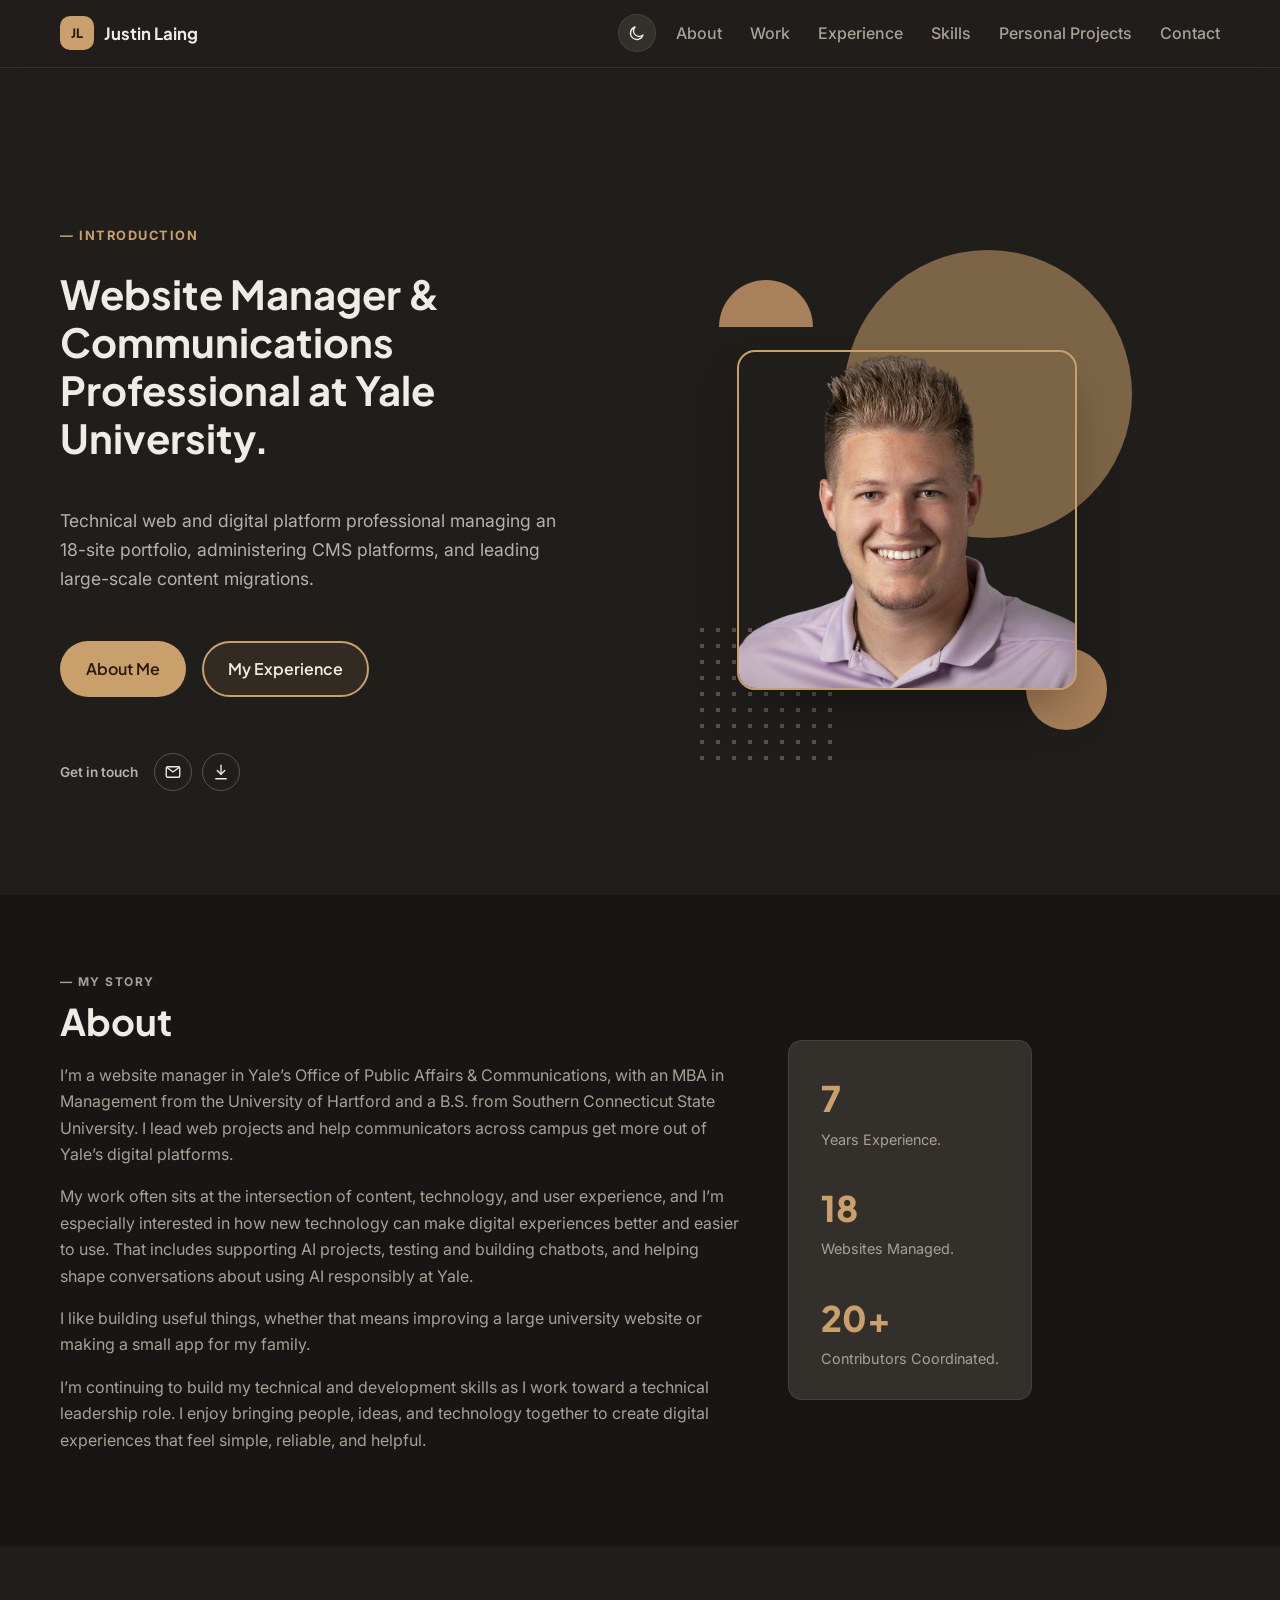
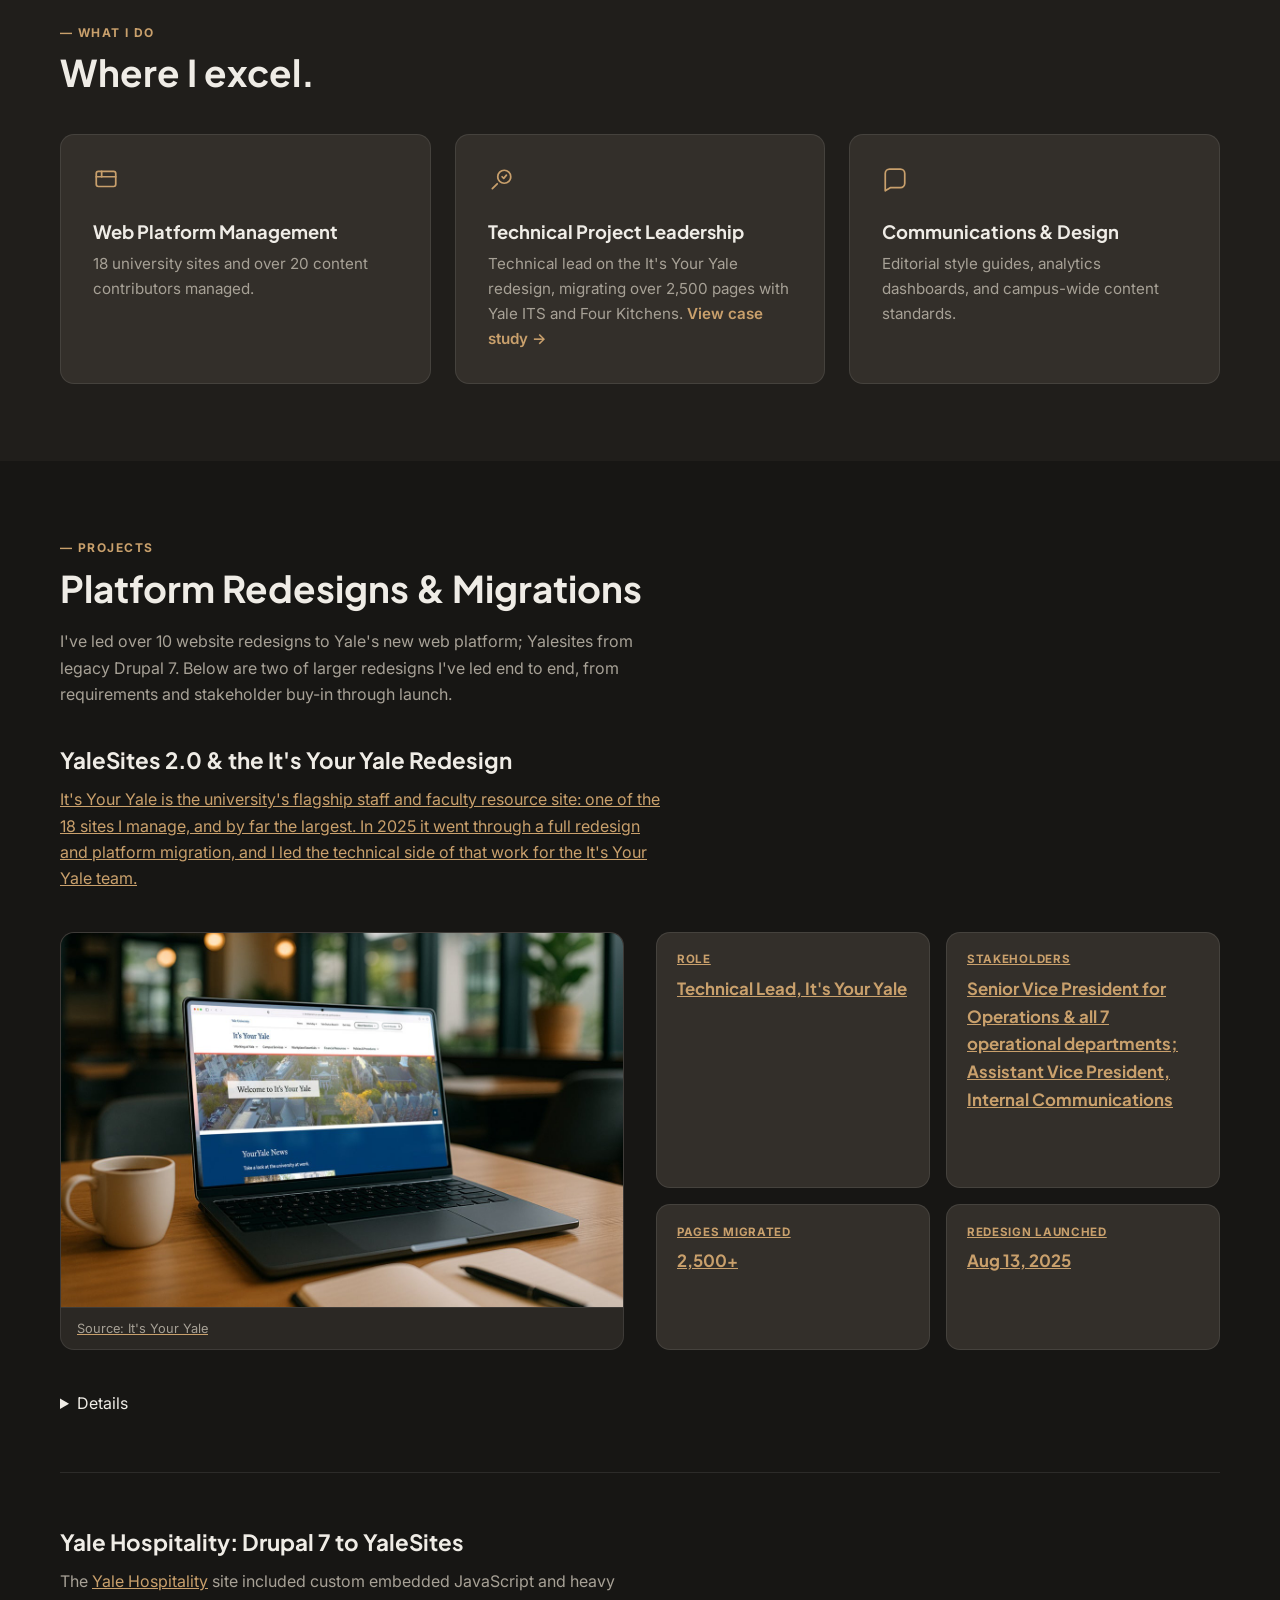
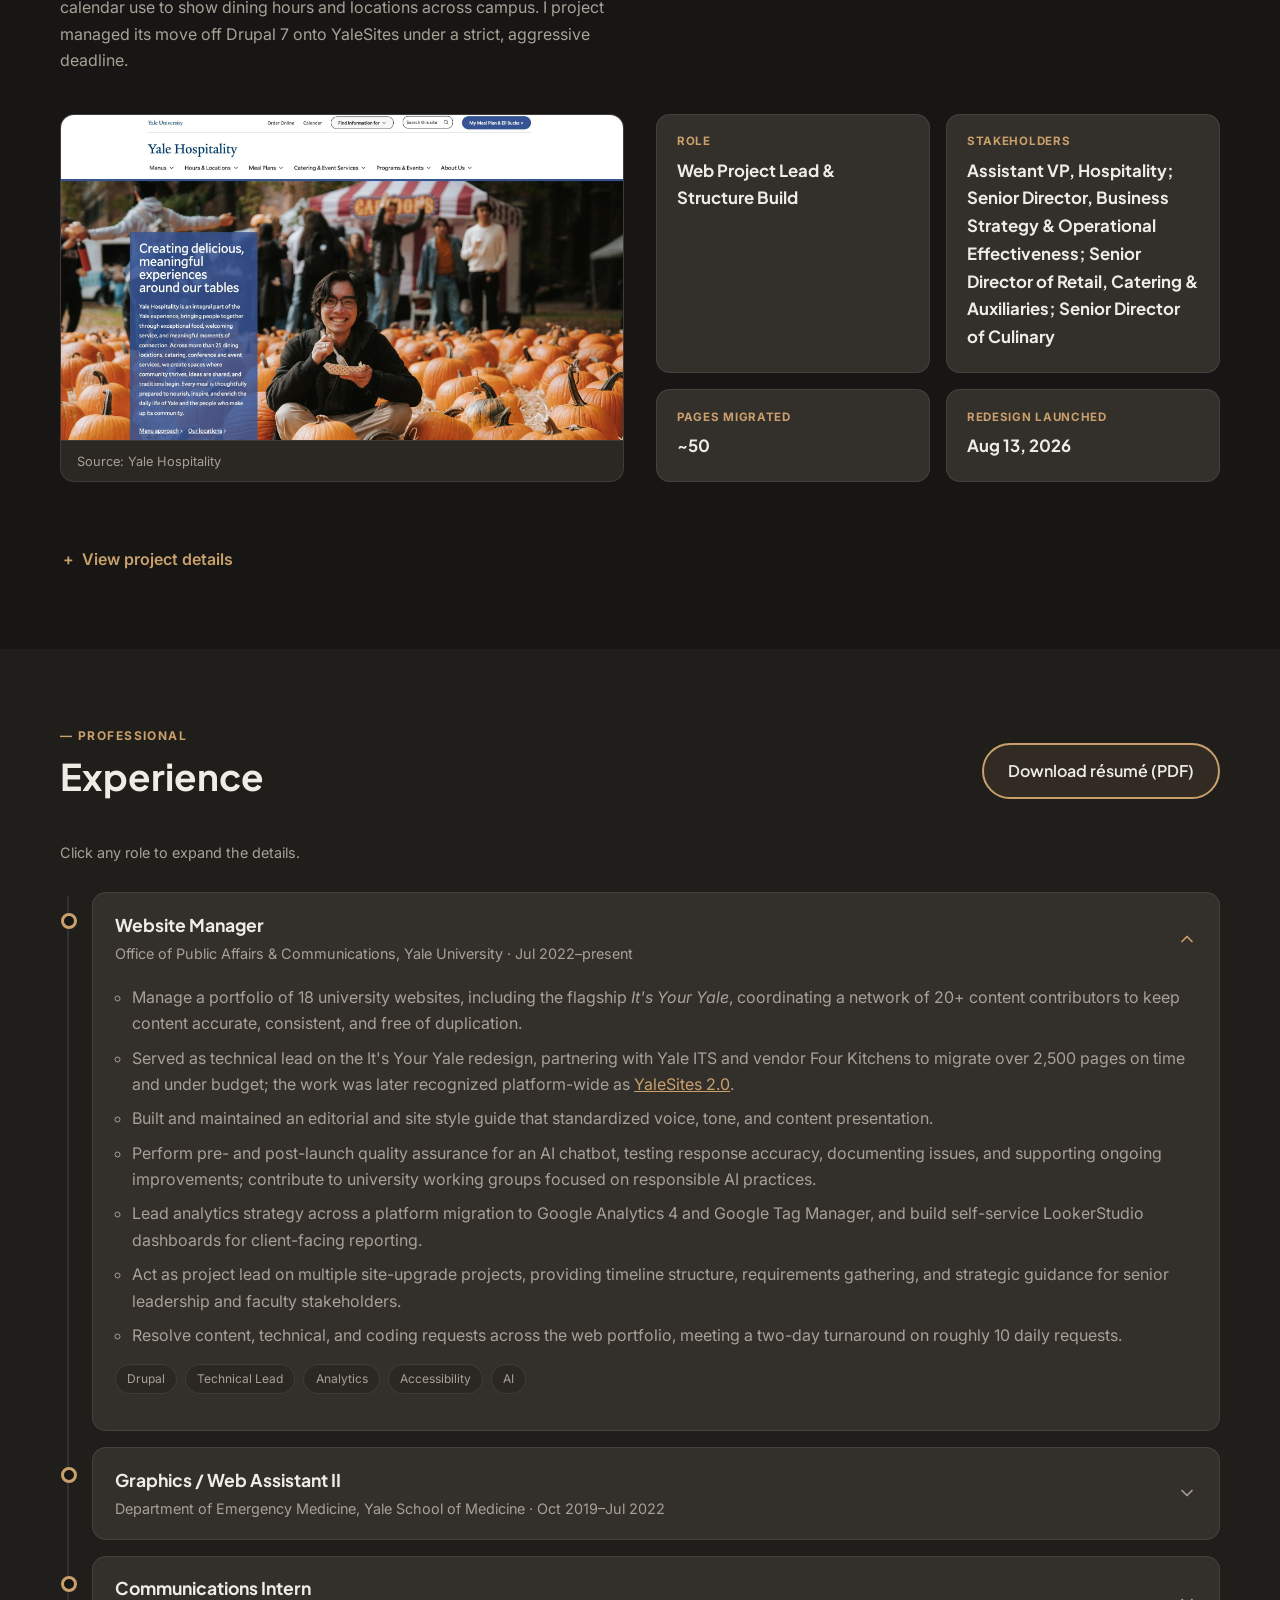
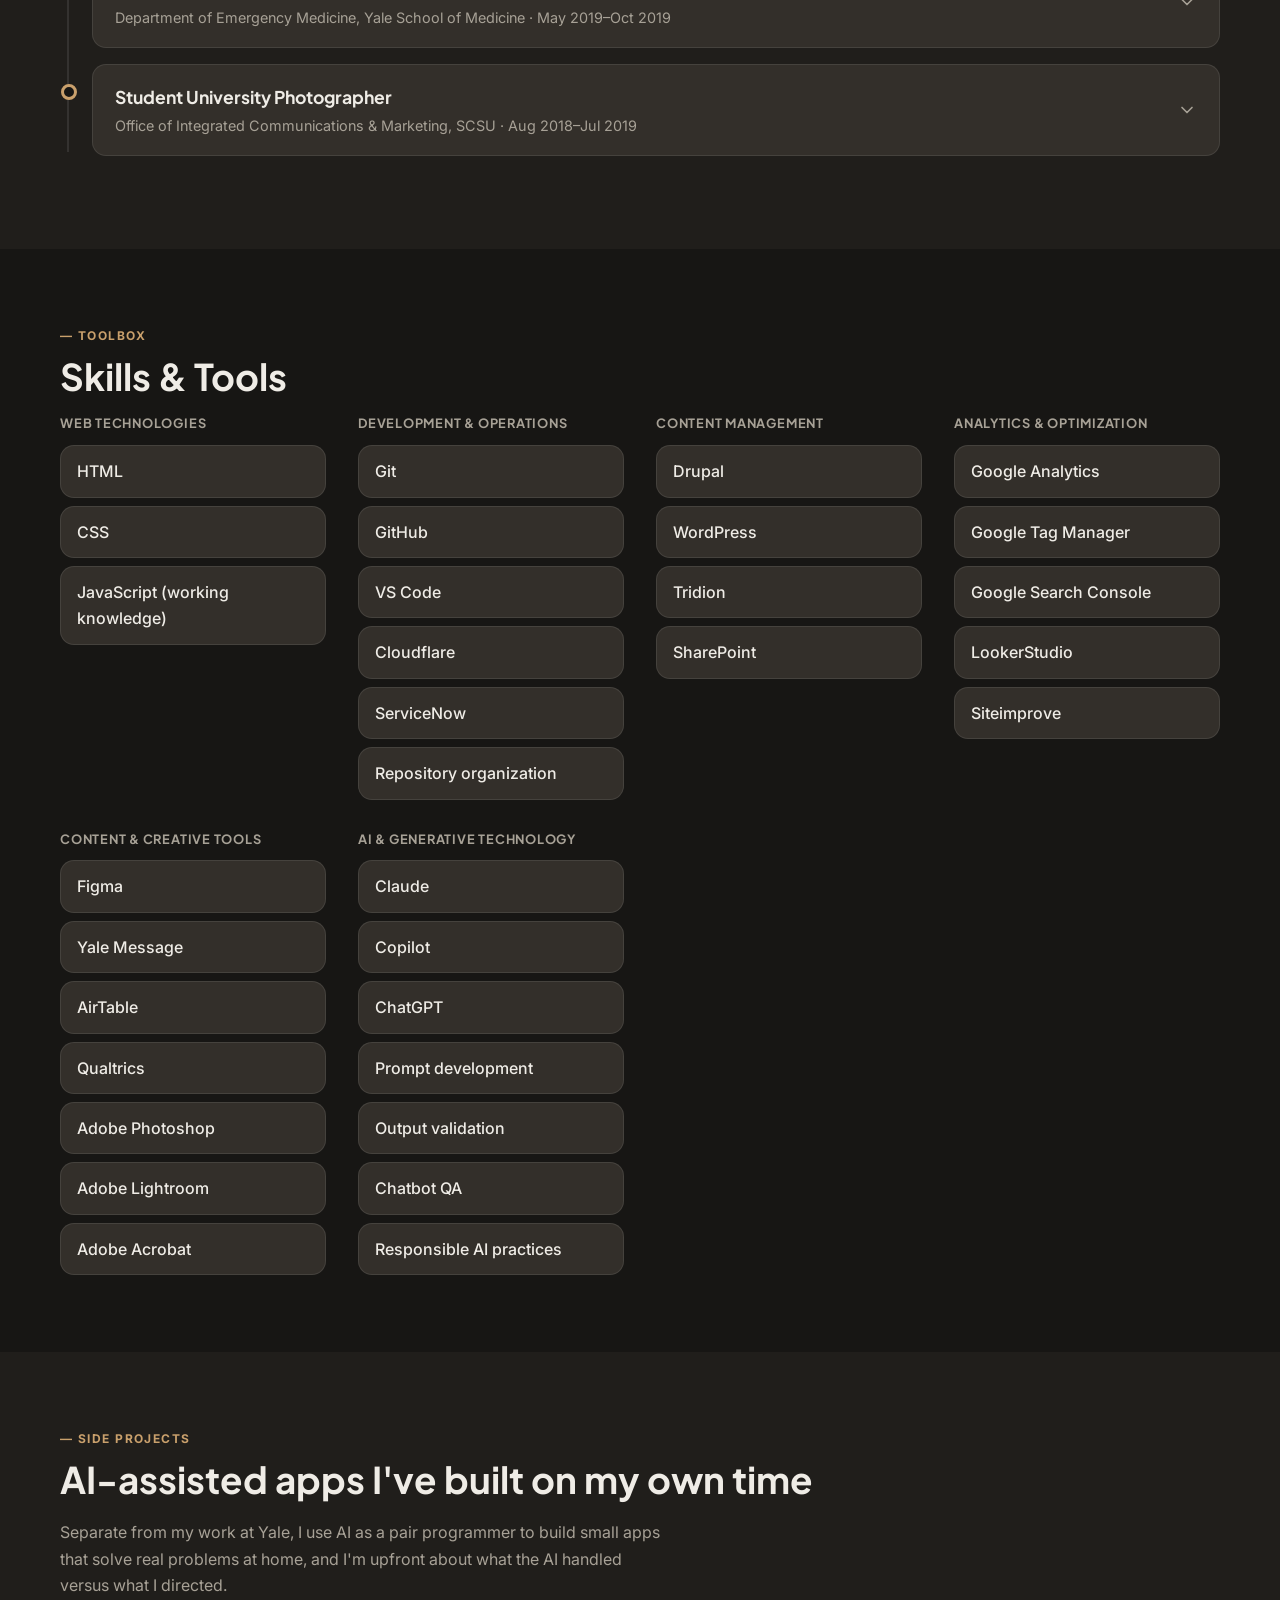
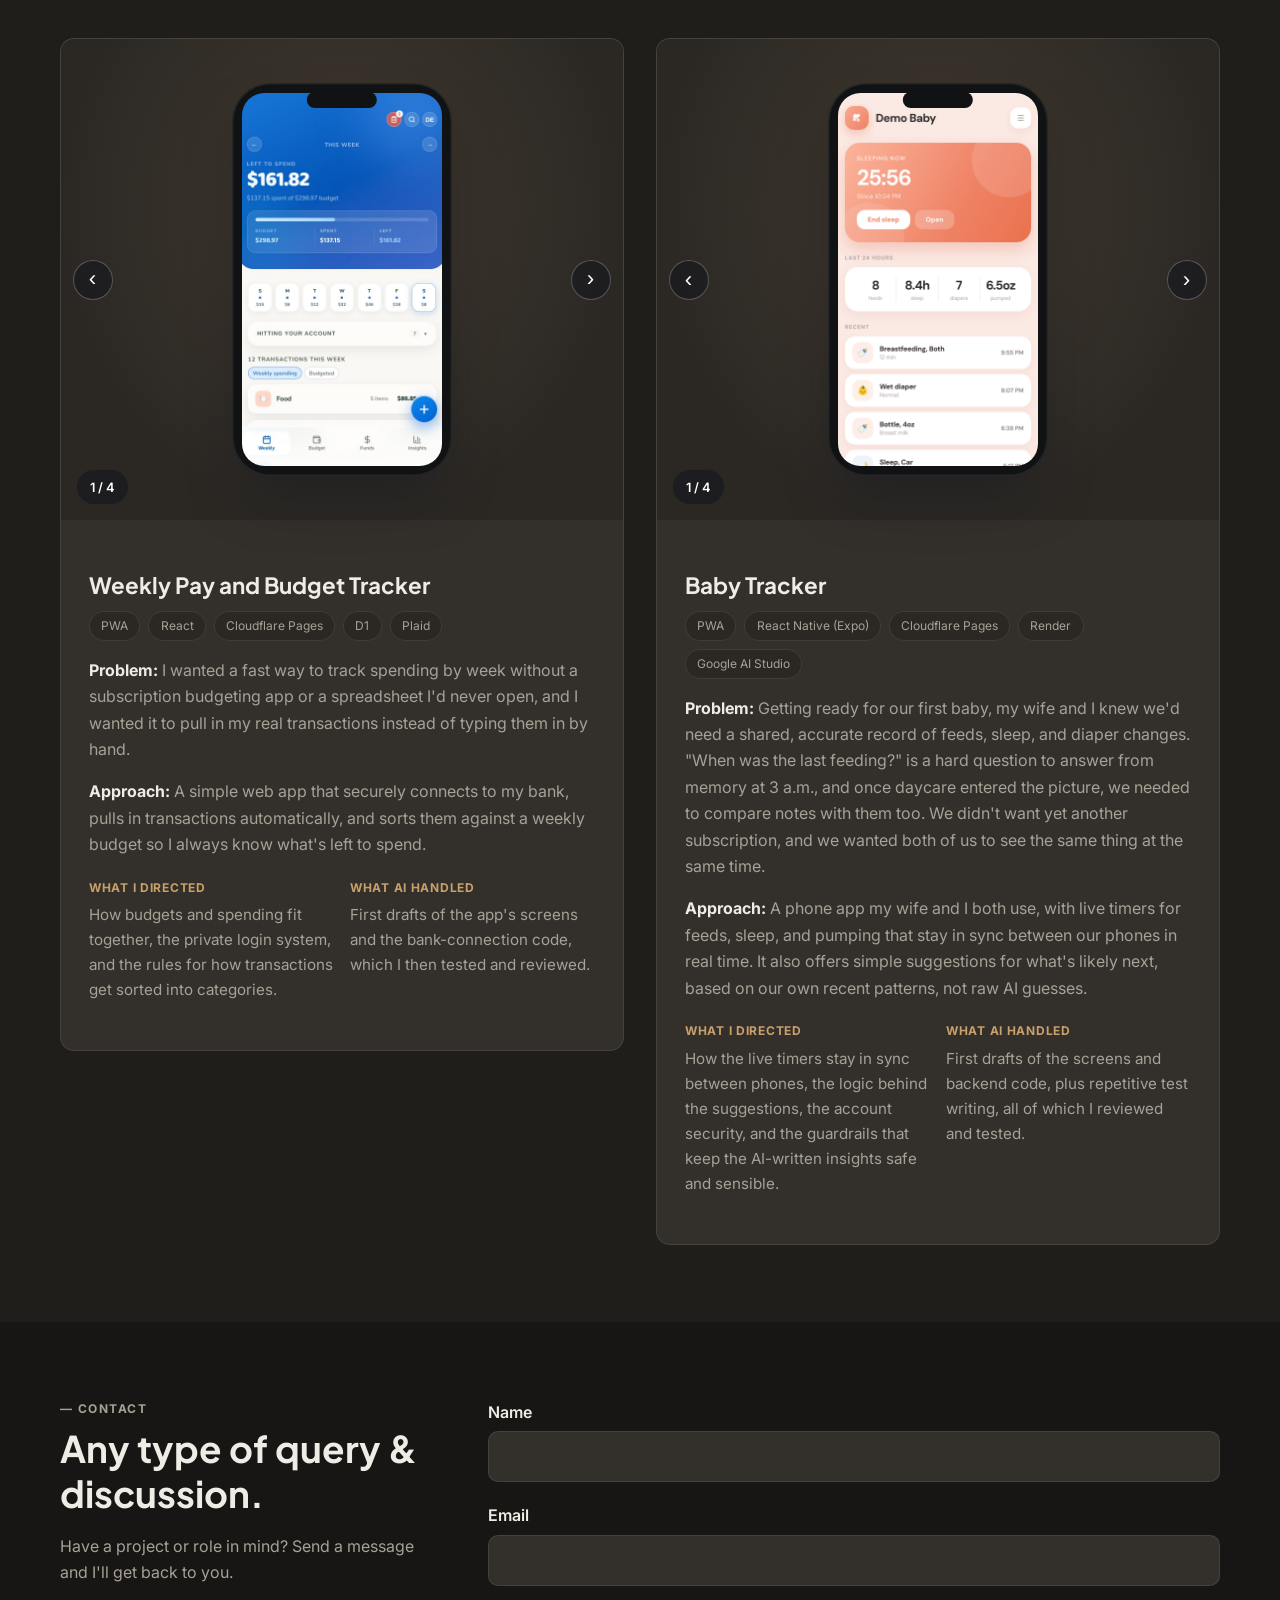
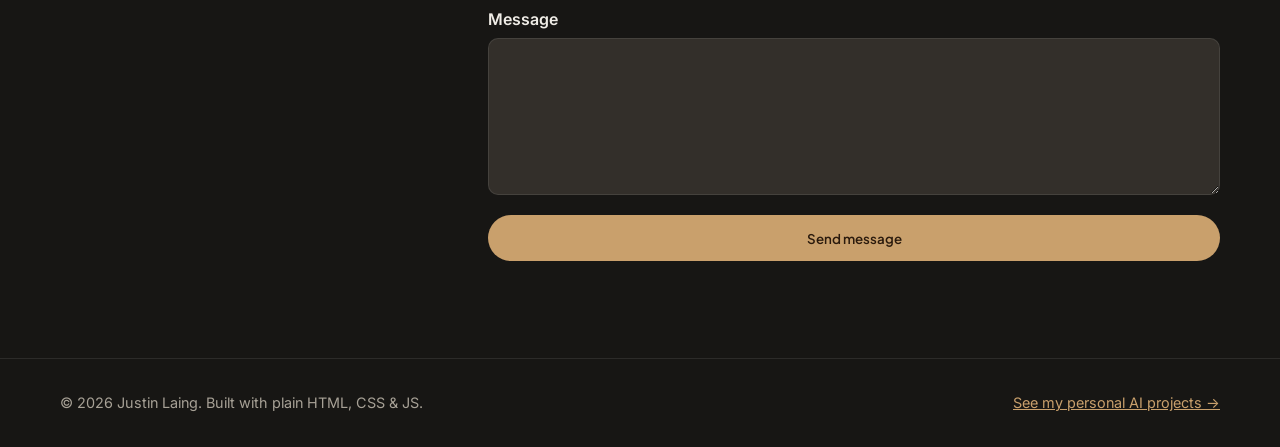
<file: index.html>
<!DOCTYPE html>
<html lang="en">
<head>
  <meta charset="UTF-8">
  <meta name="viewport" content="width=device-width, initial-scale=1.0">
  <script>
    // Applied before the stylesheet renders, so a returning visitor's
    // chosen theme never flashes the other one on load. Dark is the
    // default for first-time visitors; light is opt-in and remembered.
    try {
      if (localStorage.getItem('theme') !== 'light') {
        document.documentElement.setAttribute('data-theme', 'dark');
      }
    } catch (e) {}
  </script>
  <title>Justin Laing | Website Manager</title>
  <meta name="description" content="Portfolio of Justin Laing, a website manager at Yale University who leads technical projects for the university's web platform. Experience, case study, skills, and contact.">

  <!-- Open Graph / social sharing -->
  <meta property="og:title" content="Justin Laing | Website Manager &amp; Communications">
  <meta property="og:description" content="Website management, technical project leadership, and communications work at Yale University.">
  <meta property="og:type" content="website">

  <link rel="preconnect" href="https://fonts.googleapis.com">
  <link rel="preconnect" href="https://fonts.gstatic.com" crossorigin>
  <link href="https://fonts.googleapis.com/css2?family=Plus+Jakarta+Sans:wght@400;500;600;700;800&family=Inter:wght@400;500;600&display=swap" rel="stylesheet">

  <link rel="stylesheet" href="styles.css">
</head>
<body>
  <a class="skip-link" href="#main">Skip to content</a>

  <header class="site-header">
    <nav class="nav" aria-label="Primary">
      <a class="nav__brand" href="#top">
        <span class="nav__mark" aria-hidden="true">JL</span>
        Justin Laing
      </a>
      <div class="nav__right">
        <button class="theme-toggle" id="theme-toggle" type="button" aria-label="Switch to dark theme">
          <svg class="theme-toggle__icon theme-toggle__icon--sun" viewBox="0 0 24 24" width="18" height="18" fill="none" stroke="currentColor" stroke-width="1.8" stroke-linecap="round" stroke-linejoin="round" aria-hidden="true"><circle cx="12" cy="12" r="4.5"/><path d="M12 2.5v2.5M12 19v2.5M4.6 4.6l1.8 1.8M17.6 17.6l1.8 1.8M2.5 12H5M19 12h2.5M4.6 19.4l1.8-1.8M17.6 6.4l1.8-1.8"/></svg>
          <svg class="theme-toggle__icon theme-toggle__icon--moon" viewBox="0 0 24 24" width="18" height="18" fill="none" stroke="currentColor" stroke-width="1.8" stroke-linecap="round" stroke-linejoin="round" aria-hidden="true"><path d="M20 14.5A8.5 8.5 0 1 1 9.5 4a7 7 0 0 0 10.5 10.5z"/></svg>
        </button>
        <button class="nav__toggle" aria-expanded="false" aria-controls="nav-menu" aria-label="Menu">
          <span></span><span></span><span></span>
        </button>
        <ul class="nav__menu" id="nav-menu">
          <li><a href="#about">About</a></li>
          <li><a href="#work">Work</a></li>
          <li><a href="#experience">Experience</a></li>
          <li><a href="#skills">Skills</a></li>
          <li><a href="#personal-projects">Personal Projects</a></li>
          <li><a href="#contact">Contact</a></li>
        </ul>
      </div>
    </nav>
  </header>

  <main id="main">
    <!-- Hero -->
    <section class="hero" id="top">
      <div class="hero__panel hero__panel--content">
        <p class="hero__kicker">— Introduction</p>
        <h1 class="hero__title">Website Manager &amp; Communications Professional at Yale University.</h1>
        <p class="hero__lead">Technical web and digital platform professional managing an 18-site portfolio, administering CMS platforms, and leading large-scale content migrations.</p>
        <div class="hero__actions">
          <a class="btn btn--primary" href="#about">About Me</a>
          <a class="btn btn--ghost" href="#experience">My Experience</a>
        </div>
        <div class="hero__follow">
          <span class="hero__follow-label">Get in touch</span>
          <ul class="hero__iconlinks">
            <li>
              <a href="#contact" aria-label="Go to contact section">
                <svg viewBox="0 0 24 24" width="18" height="18" fill="none" stroke="currentColor" stroke-width="1.8" stroke-linecap="round" stroke-linejoin="round"><path d="M4 4h16v16H4z" opacity="0"/><path d="M4 6l8 6 8-6"/><rect x="3" y="5" width="18" height="14" rx="2"/></svg>
              </a>
            </li>
            <li>
              <a href="resume.pdf" download aria-label="Download résumé PDF">
                <svg viewBox="0 0 24 24" width="18" height="18" fill="none" stroke="currentColor" stroke-width="1.8" stroke-linecap="round" stroke-linejoin="round"><path d="M12 3v12"/><path d="M7 10l5 5 5-5"/><path d="M5 21h14"/></svg>
              </a>
            </li>
          </ul>
        </div>
      </div>
      <div class="hero__panel hero__panel--graphic">
        <span class="hero__shape hero__shape--circle-lg" aria-hidden="true"></span>
        <span class="hero__shape hero__shape--circle-sm" aria-hidden="true"></span>
        <span class="hero__shape hero__shape--half" aria-hidden="true"></span>
        <span class="hero__shape hero__shape--dots" aria-hidden="true"></span>
        <div class="hero__frame">
          <img class="hero__cutout" src="images/justin-cutout.png" alt="Portrait of Justin Laing" width="1840" height="2399" loading="eager">
        </div>
      </div>
    </section>

    <!-- Stats / currently -->
    <!-- About, with stats stacked alongside -->
    <section class="section section--alt" id="about" aria-labelledby="about-h">
      <div class="container about__layout">
        <div class="about">
          <p class="section__kicker">— My Story</p>
          <h2 id="about-h" class="section__title">About</h2>
          <p>I’m a website manager in Yale’s Office of Public Affairs & Communications, with an MBA in Management from the University of Hartford and a B.S. from Southern Connecticut State University. I lead web projects and help communicators across campus get more out of Yale’s digital platforms.</p>
          <p>My work often sits at the intersection of content, technology, and user experience, and I’m especially interested in how new technology can make digital experiences better and easier to use. That includes supporting AI projects, testing and building chatbots, and helping shape conversations about using AI responsibly at Yale.</p>
          <p>I like building useful things, whether that means improving a large university website or making a small app for my family.</p>
          <p>I’m continuing to build my technical and development skills as I work toward a technical leadership role. I enjoy bringing people, ideas, and technology together to create digital experiences that feel simple, reliable, and helpful.</p>
        </div>
        <div class="about__stats" id="stats">
          <div class="stat">
            <span class="stat__value">7</span>
            <span class="stat__label">Years Experience.</span>
          </div>
          <div class="stat">
            <span class="stat__value">18</span>
            <span class="stat__label">Websites Managed.</span>
          </div>
          <div class="stat">
            <span class="stat__value">20+</span>
            <span class="stat__label">Contributors Coordinated.</span>
          </div>
        </div>
      </div>
    </section>

    <!-- Services / what I do -->
    <section class="services" aria-labelledby="services-h">
      <div class="container">
        <p class="section__kicker">— What I Do</p>
        <h2 id="services-h" class="section__title">Where I excel.</h2>
        <div class="service-cards">
          <div class="service-card">
            <svg class="service-card__icon" viewBox="0 0 24 24" width="26" height="26" fill="none" stroke="currentColor" stroke-width="1.6" stroke-linecap="round" stroke-linejoin="round"><rect x="3" y="4" width="18" height="14" rx="2"/><path d="M3 9h18"/><path d="M8 4v5"/></svg>
            <h3>Web Platform Management</h3>
            <p>18 university sites and over 20 content contributors managed.</p>
          </div>
          <div class="service-card">
            <svg class="service-card__icon" viewBox="0 0 24 24" width="26" height="26" fill="none" stroke="currentColor" stroke-width="1.6" stroke-linecap="round" stroke-linejoin="round"><path d="M4 20l4.5-4.5"/><circle cx="15" cy="9" r="6"/><path d="M13 9l1.5 1.5L17 7.5"/></svg>
            <h3>Technical Project Leadership</h3>
            <p>Technical lead on the It's Your Yale redesign, migrating over 2,500 pages with Yale ITS and Four Kitchens. <a class="card__link" href="#work">View case study<span aria-hidden="true"> →</span></a></p>
          </div>
          <div class="service-card">
            <svg class="service-card__icon" viewBox="0 0 24 24" width="26" height="26" fill="none" stroke="currentColor" stroke-width="1.6" stroke-linecap="round" stroke-linejoin="round"><path d="M21 15a4 4 0 0 1-4 4H8l-5 3V6a4 4 0 0 1 4-4h10a4 4 0 0 1 4 4z"/></svg>
            <h3>Communications &amp; Design</h3>
            <p>Editorial style guides, analytics dashboards, and campus-wide content standards.</p>
          </div>
        </div>
      </div>
    </section>

    <!-- Case study: It's Your Yale redesign / YaleSites 2.0 -->
    <section class="section section--alt portfolio" id="work" aria-labelledby="work-h">
      <div class="container">
        <p class="section__kicker">— Projects</p>
        <h2 id="work-h" class="section__title">Platform Redesigns &amp; Migrations</h2>
        <p class="section__intro">I've led over 10 website redesigns to Yale's new web platform; Yalesites from legacy Drupal 7. Below are two of larger redesigns I've led end to end, from requirements and stakeholder buy-in through launch.</p>

        <article class="project">
        <h3 class="project__title">YaleSites 2.0 &amp; the It's Your Yale Redesign</h3>
        <p class="section__intro"><a href="https://your.yale.edu/" target="_blank" rel="noopener">It's Your Yale is the university's flagship staff and faculty resource site: one of the 18 sites I manage, and by far the largest. In 2025 it went through a full redesign and platform migration, and I led the technical side of that work for the It's Your Yale team.</p>

        <div class="case-highlight">
          <figure class="case-media">
            <img src="images/iyylaunch_1200px.jpg" alt="Laptop on a desk displaying the It's Your Yale homepage, with the 'Welcome to It's Your Yale' hero banner and YourYale News section visible." loading="lazy" width="1200" height="800">
            <figcaption>Source: It's Your Yale</figcaption>
          </figure>

          <div class="case-facts">
            <div class="case-fact">
              <span class="case-fact__label">Role</span>
              <span class="case-fact__value">Technical Lead, It's Your Yale</span>
            </div>
            <div class="case-fact">
              <span class="case-fact__label">Stakeholders</span>
              <span class="case-fact__value">Senior Vice President for Operations &amp; all 7 operational departments; Assistant Vice President, Internal Communications</span>
            </div>
            <div class="case-fact">
              <span class="case-fact__label">Pages Migrated</span>
              <span class="case-fact__value">2,500+</span>
            </div>
            <div class="case-fact">
              <span class="case-fact__label">Redesign Launched</span>
              <span class="case-fact__value">Aug 13, 2025</span>
            </div>
          </div>
        </div>

        <details class="project__more">
          <summary class="project__more-toggle">View project details</summary>
          <div class="case-body">
            <div>
              <h3>The challenge</h3>
              <p>It's Your Yale had outgrown its structure. Content was organized around org charts instead of what staff and faculty were actually trying to do, search was inconsistent, and accessibility gaps made some content hard to reach. Fixing that meant more than a redesign: it meant migrating over 2,500 pages onto a new content model without breaking the workflows the Yale community relies on every day.</p>
              <h3>What I led</h3>
              <ul class="tl__list">
                <li>Represented the It's Your Yale team in requirements gathering and design reviews with Yale ITS and vendor partner Four Kitchens, translating staff and faculty feedback into technical requirements.</li>
                <li>Served as technical lead working directly with Four Kitchens throughout the build, coordinating the migration of over 2,500 pages onto the new content model.</li>
                <li>Communicated scope, progress, and risk to senior leadership and subject-matter stakeholders across university operations, finance, and benefits.</li>
                <li>Designed and implemented a content governance process so the new services-first structure would stay accurate and consistent after launch.</li>
              </ul>
            </div>
            <div>
              <h3>The outcome</h3>
              <p>The redesigned It's Your Yale launched August 13, 2025, reframing content around services (like Getting Around Yale and Dining Around Campus) instead of org charts, and raising the site's accessibility score. It's Your Yale's contribution to the underlying platform was substantial enough that Yale ITS named the broader release <strong>YaleSites 2.0</strong>: new Content Collections navigation, flexible section layouts, and dozens of other improvements now available to every YaleSites site, not just ours.</p>

              <blockquote class="case-quote">
                <p>"Collaborating with YaleSites and Four Kitchens allowed us to upgrade the It's Your Yale website to support a wide range of content. Flexible layouts help us feature both service-related content and imagery in the Your Yale News section, while enhanced tagging improves content relationships and makes related information easier to find."</p>
                <cite>The It's Your Yale Team, YaleSites 2.0 announcement</cite>
              </blockquote>
            </div>
          </div>

          <p class="case-actions">
            <a class="card__link" href="https://yalesites.yale.edu/announcements/2025-05-08-yalesites-v20-in-collaboration-with-its-your-yale" target="_blank" rel="noopener">Read the YaleSites 2.0 announcement<span aria-hidden="true"> ↗</span></a>
          </p>
        </details>
        </article>

        <article class="project">
        <h3 class="project__title">Yale Hospitality: Drupal 7 to YaleSites</h3>
        <p class="section__intro">The <a href="https://hospitality.yale.edu/" target="_blank" rel="noopener">Yale Hospitality</a> site included custom embedded JavaScript and heavy calendar use to show dining hours and locations across campus. I project managed its move off Drupal 7 onto YaleSites under a strict, aggressive deadline.</p>

        <div class="case-highlight">
          <figure class="case-media">
            <img src="images/hospitality-launch.jpg" alt="The Yale Hospitality homepage, with nav and the 'Creating delicious, meaningful experiences around our tables' hero banner over a photo of a student at a pumpkin patch." loading="lazy" width="2000" height="1158">
            <figcaption>Source: Yale Hospitality</figcaption>
          </figure>

          <div class="case-facts">
            <div class="case-fact">
              <span class="case-fact__label">Role</span>
              <span class="case-fact__value">Web Project Lead &amp; Structure Build</span>
            </div>
            <div class="case-fact">
              <span class="case-fact__label">Stakeholders</span>
              <span class="case-fact__value">Assistant VP, Hospitality; Senior Director, Business Strategy &amp; Operational Effectiveness; Senior Director of Retail, Catering &amp; Auxiliaries; Senior Director of Culinary</span>
            </div>
            <div class="case-fact">
              <span class="case-fact__label">Pages Migrated</span>
              <span class="case-fact__value">~50</span>
            </div>
            <div class="case-fact">
              <span class="case-fact__label">Redesign Launched</span>
              <span class="case-fact__value">Aug 13, 2026</span>
            </div>
          </div>
        </div>

        <details class="project__more">
          <summary class="project__more-toggle">View project details</summary>
          <div class="case-body">
            <div>
              <h3>The challenge</h3>
              <p>Yale Hospitality's Drupal 7 site needed to move onto YaleSites under a strict, aggressive deadline. The existing site included custom-built embedded JavaScript and heavy calendar use to display dining hours across multiple locations, so I had to gather requirements, have tough converstations of capibilities of the platform up front and plan the content architecture and backend tagging carefully before any build work could start.</p>
              <h3>What I led</h3>
              <ul class="tl__list">
                <li>Project managed and discussed capabilities to set expecatations early, to avoid any confusion or surprises along the way.</li>
                <li>Planned the content architecture and backend tagging needed to power a calendar-heavy site displaying hours across multiple dining locations.</li>
                <li>Recommended page layouts and provided editorial direction, working directly with Yale Hospitality's senior leadership.</li>
              </ul>
            </div>
            <div>
              <h3>The outcome</h3>
              <p>Yale Hospitality launched on the new YaleSites platform on time, despite the aggressive timeline, with its hours, locations, and calendar-driven content carried over onto a more maintainable architecture.</p>
            </div>
          </div>

          <p class="case-actions">
            <a class="card__link" href="https://hospitality.yale.edu/" target="_blank" rel="noopener">Visit Yale Hospitality<span aria-hidden="true"> ↗</span></a>
          </p>
        </details>
        </article>
      </div>
    </section>

    <!-- Experience: interactive timeline -->
    <section class="section" id="experience" aria-labelledby="experience-h">
      <div class="container">
        <div class="exp__head">
          <div>
            <p class="section__kicker">— Professional</p>
            <h2 id="experience-h" class="section__title">Experience</h2>
          </div>
          <a class="btn btn--ghost" href="resume.pdf" download>Download résumé (PDF)</a>
        </div>

        <p class="exp__hint">Click any role to expand the details.</p>

        <ol class="timeline">
          <!-- Current role: built out from FY24–FY26 assessments -->
          <li class="tl">
            <details class="tl__item" open>
              <summary class="tl__summary">
                <span class="tl__dot" aria-hidden="true"></span>
                <span class="tl__summary-text">
                  <span class="tl__role">Website Manager</span>
                  <span class="tl__meta">Office of Public Affairs &amp; Communications, Yale University · Jul 2022–present</span>
                </span>
                <svg class="tl__chevron" aria-hidden="true" viewBox="0 0 24 24" width="20" height="20" fill="none" stroke="currentColor" stroke-width="2" stroke-linecap="round" stroke-linejoin="round"><path d="M6 9l6 6 6-6"/></svg>
              </summary>
              <div class="tl__detail">
                   <ul class="tl__list">
                  <li>Manage a portfolio of 18 university websites, including the flagship <em>It's Your Yale</em>, coordinating a network of 20+ content contributors to keep content accurate, consistent, and free of duplication.</li>
                  <li>Served as technical lead on the It's Your Yale redesign, partnering with Yale ITS and vendor Four Kitchens to migrate over 2,500 pages on time and under budget; the work was later recognized platform-wide as <a href="#work">YaleSites 2.0</a>.</li>
                  <li>Built and maintained an editorial and site style guide that standardized voice, tone, and content presentation.</li>
                  <li>Perform pre- and post-launch quality assurance for an AI chatbot, testing response accuracy, documenting issues, and supporting ongoing improvements; contribute to university working groups focused on responsible AI practices.</li>
                  <li>Lead analytics strategy across a platform migration to Google Analytics 4 and Google Tag Manager, and build self-service LookerStudio dashboards for client-facing reporting.</li>
                  <li>Act as project lead on multiple site-upgrade projects, providing timeline structure, requirements gathering, and strategic guidance for senior leadership and faculty stakeholders.</li>
                  <li>Resolve content, technical, and coding requests across the web portfolio, meeting a two-day turnaround on roughly 10 daily requests.</li>
                </ul>
                <ul class="card__tags"><li>Drupal</li><li>Technical Lead</li><li>Analytics</li><li>Accessibility</li><li>AI</li></ul>
              </div>
            </details>
          </li>

          <!-- Past roles: from resume -->
          <li class="tl">
            <details class="tl__item">
              <summary class="tl__summary">
                <span class="tl__dot" aria-hidden="true"></span>
                <span class="tl__summary-text">
                  <span class="tl__role">Graphics / Web Assistant II</span>
                  <span class="tl__meta">Department of Emergency Medicine, Yale School of Medicine · Oct 2019–Jul 2022</span>
                </span>
                <svg class="tl__chevron" aria-hidden="true" viewBox="0 0 24 24" width="20" height="20" fill="none" stroke="currentColor" stroke-width="2" stroke-linecap="round" stroke-linejoin="round"><path d="M6 9l6 6 6-6"/></svg>
              </summary>
              <div class="tl__detail">
                <ul class="tl__list">
                  <li>Designed, edited, and developed website content, managing incoming web requests end to end.</li>
                  <li>Identified and resolved website problems and tested pages for accuracy and functionality.</li>
                  <li>Designed and formatted print and digital materials including publications, brochures, social media posts, and newsletters.</li>
                </ul>
                <ul class="card__tags"><li>Web Development</li><li>Design</li></ul>
              </div>
            </details>
          </li>

          <li class="tl">
            <details class="tl__item">
              <summary class="tl__summary">
                <span class="tl__dot" aria-hidden="true"></span>
                <span class="tl__summary-text">
                  <span class="tl__role">Communications Intern</span>
                  <span class="tl__meta">Department of Emergency Medicine, Yale School of Medicine · May 2019–Oct 2019</span>
                </span>
                <svg class="tl__chevron" aria-hidden="true" viewBox="0 0 24 24" width="20" height="20" fill="none" stroke="currentColor" stroke-width="2" stroke-linecap="round" stroke-linejoin="round"><path d="M6 9l6 6 6-6"/></svg>
              </summary>
              <div class="tl__detail">
                <ul class="tl__list">
                  <li>Created and compiled content for newsletters, social media, and articles.</li>
                  <li>Managed social media platforms, optimized the department website, and designed graphics for publications.</li>
                </ul>
                <ul class="card__tags"><li>Communications</li><li>Social Media</li></ul>
              </div>
            </details>
          </li>

          <li class="tl">
            <details class="tl__item">
              <summary class="tl__summary">
                <span class="tl__dot" aria-hidden="true"></span>
                <span class="tl__summary-text">
                  <span class="tl__role">Student University Photographer</span>
                  <span class="tl__meta">Office of Integrated Communications &amp; Marketing, SCSU · Aug 2018–Jul 2019</span>
                </span>
                <svg class="tl__chevron" aria-hidden="true" viewBox="0 0 24 24" width="20" height="20" fill="none" stroke="currentColor" stroke-width="2" stroke-linecap="round" stroke-linejoin="round"><path d="M6 9l6 6 6-6"/></svg>
              </summary>
              <div class="tl__detail">
                <ul class="tl__list">
                  <li>Photographed events and subjects across a range of university needs.</li>
                  <li>Collaborated with departments and external partners to support the university brand, and updated website content using Drupal templates.</li>
                </ul>
                <ul class="card__tags"><li>Photography</li><li>Brand</li></ul>
              </div>
            </details>
          </li>
        </ol>
      </div>
    </section>

    <!-- Skills -->
    <section class="section section--alt" id="skills" aria-labelledby="skills-h">
      <div class="container">
        <p class="section__kicker">— Toolbox</p>
        <h2 id="skills-h" class="section__title">Skills &amp; Tools</h2>
        <div class="skillgroups">
          <div class="skillgroup">
            <h3 class="skillgroup__title">Web Technologies</h3>
            <ul class="skills">
              <li>HTML</li>
              <li>CSS</li>
              <li>JavaScript (working knowledge)</li>
            </ul>
          </div>
          <div class="skillgroup">
            <h3 class="skillgroup__title">Development &amp; Operations</h3>
            <ul class="skills">
              <li>Git</li>
              <li>GitHub</li>
              <li>VS Code</li>
              <li>Cloudflare</li>
              <li>ServiceNow</li>
              <li>Repository organization</li>
            </ul>
          </div>
          <div class="skillgroup">
            <h3 class="skillgroup__title">Content Management</h3>
            <ul class="skills">
              <li>Drupal</li>
              <li>WordPress</li>
              <li>Tridion</li>
              <li>SharePoint</li>
            </ul>
          </div>
          <div class="skillgroup">
            <h3 class="skillgroup__title">Analytics &amp; Optimization</h3>
            <ul class="skills">
              <li>Google Analytics</li>
              <li>Google Tag Manager</li>
              <li>Google Search Console</li>
              <li>LookerStudio</li>
              <li>Siteimprove</li>
            </ul>
          </div>
          <div class="skillgroup">
            <h3 class="skillgroup__title">Content &amp; Creative Tools</h3>
            <ul class="skills">
              <li>Figma</li>
              <li>Yale Message</li>
              <li>AirTable</li>
              <li>Qualtrics</li>
              <li>Adobe Photoshop</li>
              <li>Adobe Lightroom</li>
              <li>Adobe Acrobat</li>
            </ul>
          </div>
          <div class="skillgroup">
            <h3 class="skillgroup__title">AI &amp; Generative Technology</h3>
            <ul class="skills">
              <li>Claude</li>
              <li>Copilot</li>
              <li>ChatGPT</li>
              <li>Prompt development</li>
              <li>Output validation</li>
              <li>Chatbot QA</li>
              <li>Responsible AI practices</li>
            </ul>
          </div>
        </div>
      </div>
    </section>

    <!-- Personal projects: AI-built apps -->
    <section class="section" id="personal-projects" aria-labelledby="personal-projects-h">
      <div class="container">
        <p class="section__kicker">— Side Projects</p>
        <h2 id="personal-projects-h" class="section__title">AI-assisted apps I've built on my own time</h2>
        <p class="section__intro">Separate from my work at Yale, I use AI as a pair programmer to build small apps that solve real problems at home, and I'm upfront about what the AI handled versus what I directed.</p>

        <div class="cases">
          <!-- Case study 1: WeekSpend -->
          <article class="case">
            <div class="case__media" data-gallery-target="gallery-weekspend">
              <div class="case__phone">
                <img class="case__media-img" src="images/weekspend-weekly.jpg" alt="WeekSpend's This Week dashboard, showing left-to-spend for the week and the week's transactions." loading="lazy" width="840" height="1500">
              </div>
              <button type="button" class="case__nav case__nav--prev" aria-label="Previous screenshot">&lsaquo;</button>
              <button type="button" class="case__nav case__nav--next" aria-label="Next screenshot">&rsaquo;</button>
              <span class="case__counter">1 / 4</span>
            </div>
            <div id="gallery-weekspend" class="gallery-data" hidden>
              <img src="images/weekspend-weekly.jpg" alt="WeekSpend's This Week dashboard, showing left-to-spend for the week and the week's transactions.">
              <img src="images/weekspend-budget.jpg" alt="WeekSpend's Budget view: a monthly forecast with a category-by-category breakdown of income, housing, food, and more.">
              <img src="images/weekspend-funds.jpg" alt="WeekSpend's Funds view, showing savings goals with progress bars toward their targets.">
              <img src="images/weekspend-insights.jpg" alt="WeekSpend's Insights view, with a multi-month spending trend chart and a money-in-vs-money-out bar chart.">
            </div>
            <div class="case__body">
              <h3 class="case__title">Weekly Pay and Budget Tracker</h3>
              <ul class="card__tags">
                <li>PWA</li><li>React</li><li>Cloudflare Pages</li><li>D1</li><li>Plaid</li>
              </ul>
              <p class="case__desc"><strong>Problem:</strong> I wanted a fast way to track spending by week without a subscription budgeting app or a spreadsheet I'd never open, and I wanted it to pull in my real transactions instead of typing them in by hand.</p>
              <p class="case__desc"><strong>Approach:</strong> A simple web app that securely connects to my bank, pulls in transactions automatically, and sorts them against a weekly budget so I always know what's left to spend.</p>
              <dl class="case__split">
                <div>
                  <dt>What I directed</dt>
                  <dd>How budgets and spending fit together, the private login system, and the rules for how transactions get sorted into categories.</dd>
                </div>
                <div>
                  <dt>What AI handled</dt>
                  <dd>First drafts of the app's screens and the bank-connection code, which I then tested and reviewed.</dd>
                </div>
              </dl>
            </div>
          </article>

          <!-- Case study 2: Wren & Clover -->
          <article class="case">
            <div class="case__media" data-gallery-target="gallery-wren">
              <div class="case__phone">
                <img class="case__media-img" src="images/wren-home.jpg" alt="Wren &amp; Clover's Home screen, with a live sleeping-now timer, 24-hour stats, and a recent activity feed. Shown with demo data." loading="lazy" width="840" height="1500">
              </div>
              <button type="button" class="case__nav case__nav--prev" aria-label="Previous screenshot">&lsaquo;</button>
              <button type="button" class="case__nav case__nav--next" aria-label="Next screenshot">&rsaquo;</button>
              <span class="case__counter">1 / 4</span>
            </div>
            <div id="gallery-wren" class="gallery-data" hidden>
              <img src="images/wren-home.jpg" alt="Wren &amp; Clover's Home screen, with a live sleeping-now timer, 24-hour stats, and a recent activity feed. Shown with demo data.">
              <img src="images/wren-sleep.jpg" alt="Wren &amp; Clover's Sleep screen, with a running sleep timer, manual logging form, and sleep history.">
              <img src="images/wren-diaper.jpg" alt="Wren &amp; Clover's Diaper screen, with a logging form and a history list of recent changes.">
              <img src="images/wren-insights.jpg" alt="Wren &amp; Clover's Insights screen, with a rule-based summary of sleep, feed, and growth rhythms.">
            </div>
            <div class="case__body">
              <h3 class="case__title">Baby Tracker</h3>
              <ul class="card__tags">
                <li>PWA</li><li>React Native (Expo)</li><li>Cloudflare Pages</li><li>Render</li><li>Google AI Studio</li>
              </ul>
              <p class="case__desc"><strong>Problem:</strong> Getting ready for our first baby, my wife and I knew we'd need a shared, accurate record of feeds, sleep, and diaper changes. "When was the last feeding?" is a hard question to answer from memory at 3 a.m., and once daycare entered the picture, we needed to compare notes with them too. We didn't want yet another subscription, and we wanted both of us to see the same thing at the same time.</p>
              <p class="case__desc"><strong>Approach:</strong> A phone app my wife and I both use, with live timers for feeds, sleep, and pumping that stay in sync between our phones in real time. It also offers simple suggestions for what's likely next, based on our own recent patterns, not raw AI guesses.</p>
              <dl class="case__split">
                <div>
                  <dt>What I directed</dt>
                  <dd>How the live timers stay in sync between phones, the logic behind the suggestions, the account security, and the guardrails that keep the AI-written insights safe and sensible.</dd>
                </div>
                <div>
                  <dt>What AI handled</dt>
                  <dd>First drafts of the screens and backend code, plus repetitive test writing, all of which I reviewed and tested.</dd>
                </div>
              </dl>
            </div>
          </article>
        </div>
      </div>
    </section>

    <!-- Contact -->
    <section class="section section--alt contact" id="contact" aria-labelledby="contact-h">
      <div class="container contact__grid">
        <div class="contact__intro">
          <p class="section__kicker">— Contact</p>
          <h2 id="contact-h" class="section__title">Any type of query &amp; discussion.</h2>
          <p>Have a project or role in mind? Send a message and I'll get back to you.</p>
        </div>

        <!-- JS builds a nicer pre-filled mailto: link on submit; the form's
             own action/enctype is the no-JS fallback. -->
        <form class="form" id="contact-form" action="mailto:laingj12@gmail.com" method="post" enctype="text/plain" data-mailto="mailto:laingj12@gmail.com" novalidate>
          <div class="field">
            <label for="name">Name</label>
            <input type="text" id="name" name="name" autocomplete="name" required>
          </div>
          <div class="field">
            <label for="email">Email</label>
            <input type="email" id="email" name="email" autocomplete="email" required>
          </div>
          <div class="field">
            <label for="message">Message</label>
            <textarea id="message" name="message" rows="5" required></textarea>
          </div>
          <button class="btn btn--primary" type="submit">Send message</button>
          <p class="form__status" id="form-status" role="status" aria-live="polite"></p>
        </form>
      </div>
    </section>
  </main>

  <footer class="site-footer">
    <div class="container footer__grid">
      <p>© <span id="year"></span> Justin Laing. Built with plain HTML, CSS &amp; JS.</p>
      <p><a href="#personal-projects">See my personal AI projects <span aria-hidden="true">→</span></a></p>
    </div>
  </footer>

  <script src="script.js" defer></script>
</body>
</html>
</file>
<file: styles.css>
/* ---- Design tokens ----
   A neutral tan / off-white / grey palette in both themes, with brown
   reserved for text-weight accents (kickers, links, small icons) while
   buttons and fills use the lighter tan. Flat surfaces throughout --
   no tinted gradient backdrop or glass blur. */
:root {
  --bg: #f5f4f0;
  --bg-panel: #ffffff;
  --bg-panel-alt: #faf9f5;
  --bg-alt: #ece9e2;
  --text: #2a2b2e;
  --muted: #6b6d72;
  --accent: #a9875d;
  --accent-dark: #8f6f49;
  --accent-text: #6b4423;
  --accent-ink: #faf6ef;
  --border: rgba(42, 43, 46, 0.14);
  --status-error: #b42318;
  --status-success: #1b7a43;
  --nav-menu-bg: #faf9f5;
  --hero-text: #2a2b2e;
  --hero-text-muted: rgba(42, 43, 46, .68);
  --hero-shape-secondary: #6b4423;
  --hero-border: rgba(42, 43, 46, .14);
  --bg-image: none;
  --radius: 14px;
  --max: 1160px;
  --space: clamp(3rem, 6vw, 5.5rem);
  --font-head: "Plus Jakarta Sans", system-ui, -apple-system, "Segoe UI", Roboto, sans-serif;
  --font-body: "Inter", system-ui, -apple-system, "Segoe UI", Roboto, sans-serif;
  font-synthesis: none;
}

:root[data-theme="dark"] {
  --bg: #201e1b;
  --bg-panel: #2b2824;
  --bg-panel-alt: #332f2a;
  --bg-alt: #171614;
  --text: #efece6;
  --muted: #a7a196;
  --accent: #c9a06c;
  --accent-dark: #b88c57;
  --accent-text: var(--accent);
  --accent-ink: #2a1a0d;
  --border: rgba(255, 255, 255, 0.09);
  --status-error: #ff7a6b;
  --status-success: #6fd394;
  --nav-menu-bg: var(--bg);
  --hero-text: #efece6;
  --hero-text-muted: rgba(239, 236, 230, .72);
  --hero-shape-secondary: #a8805a;
  --hero-border: rgba(239, 236, 230, .25);
  --bg-image: none;
}

/* ---- Reset / base ---- */
*, *::before, *::after { box-sizing: border-box; }
html { scroll-behavior: smooth; }
@media (prefers-reduced-motion: reduce) { html { scroll-behavior: auto; } }

body {
  margin: 0;
  font-family: var(--font-body);
  line-height: 1.65;
  color: var(--text);
  background-color: var(--bg);
  background-image: var(--bg-image);
  background-attachment: fixed;
  background-size: cover;
  -webkit-font-smoothing: antialiased;
}

h1, h2, h3 { font-family: var(--font-head); line-height: 1.2; margin: 0 0 0.5em; font-weight: 700; }
p { margin: 0 0 1rem; }
a { color: var(--accent-text); }

img { max-width: 100%; height: auto; }

.container {
  width: min(100% - 2.5rem, var(--max));
  margin-inline: auto;
}
.container--narrow { max-width: 620px; }

/* ---- Accessibility helpers ---- */
.skip-link {
  position: absolute; left: 0; top: -3rem;
  background: var(--accent); color: var(--accent-ink);
  padding: .6rem 1rem; z-index: 100;
  transition: top .15s;
}
.skip-link:focus { top: 0; }

:focus-visible {
  outline: 3px solid var(--accent);
  outline-offset: 2px;
}

/* ---- Header / nav ---- */
.site-header {
  position: sticky; top: 0; z-index: 50;
  background: color-mix(in srgb, var(--bg) 88%, transparent);
  backdrop-filter: blur(10px);
  border-bottom: 1px solid var(--border);
}
.nav {
  display: flex; align-items: center; justify-content: space-between;
  width: min(100% - 2.5rem, var(--max)); margin-inline: auto;
  padding: .9rem 0;
}
.nav__brand {
  display: flex; align-items: center; gap: .6rem;
  font-family: var(--font-head); font-weight: 700; font-size: 1.05rem;
  text-decoration: none; color: var(--text);
}
.nav__mark {
  display: grid; place-items: center;
  width: 34px; height: 34px; border-radius: 10px;
  background: var(--accent); color: var(--accent-ink);
  font-family: var(--font-head); font-weight: 800; font-size: .8rem;
  letter-spacing: .01em;
}
.nav__menu {
  display: flex; gap: 1.75rem; list-style: none; margin: 0; padding: 0;
}
.nav__menu a { text-decoration: none; color: var(--muted); font-weight: 500; }
.nav__menu a:hover { color: var(--accent-text); }

.nav__right { display: flex; align-items: center; gap: 1.25rem; }

/* ---- Theme toggle ---- */
.theme-toggle {
  display: grid; place-items: center;
  width: 38px; height: 38px; border-radius: 50%;
  border: 1px solid var(--border); background: var(--bg-panel-alt);
  color: var(--text); cursor: pointer; padding: 0;
  transition: border-color .15s, color .15s;
}
.theme-toggle:hover { border-color: var(--accent); color: var(--accent-text); }
.theme-toggle__icon--moon { display: none; }
:root[data-theme="dark"] .theme-toggle__icon--sun { display: none; }
:root[data-theme="dark"] .theme-toggle__icon--moon { display: block; }

.nav__toggle {
  display: none; flex-direction: column; gap: 5px;
  background: none; border: 0; cursor: pointer; padding: .4rem;
}
.nav__toggle span {
  width: 24px; height: 2px; background: var(--text); border-radius: 2px;
}

@media (max-width: 640px) {
  .nav__toggle { display: flex; }
  .nav__menu {
    position: absolute; inset: 100% 0 auto 0;
    flex-direction: column; gap: 0;
    background: var(--nav-menu-bg); border-bottom: 1px solid var(--border);
    padding: .5rem 1.25rem 1rem;
    display: none;
  }
  .nav__menu.is-open { display: flex; }
  .nav__menu li { padding: .5rem 0; }
}

/* ---- Buttons ---- */
.btn {
  display: inline-block; padding: .8rem 1.5rem;
  border-radius: 999px; font-weight: 600; font-family: var(--font-head);
  text-decoration: none; cursor: pointer; border: 2px solid transparent;
  transition: background .15s, color .15s, border-color .15s, transform .15s;
}
.btn--primary { background: var(--accent); color: var(--accent-ink); }
.btn--primary:hover { background: var(--accent-dark); transform: translateY(-1px); }
.btn--ghost {
  background: color-mix(in srgb, var(--accent) 10%, transparent);
  border-color: var(--accent); color: var(--text);
}
.btn--ghost:hover {
  background: color-mix(in srgb, var(--accent) 18%, transparent);
  border-color: var(--accent-dark);
}

/* ---- Hero ----
   Two-panel layout, the same width as the rest of the site's sections,
   with no panel background of its own: it bleeds into the page
   background rather than reading as a boxed card. */
.hero {
  display: grid; grid-template-columns: 1fr;
  width: min(100% - 2.5rem, var(--max)); margin: var(--space) auto 0;
}
@media (min-width: 860px) {
  .hero { grid-template-columns: minmax(0, 46%) 1fr; min-height: min(82vh, 660px); }
}

.hero__panel--content {
  position: relative;
  color: var(--hero-text);
  padding: clamp(3rem, 7vw, 5rem) 0 clamp(5rem, 9vw, 6.5rem);
  display: flex; flex-direction: column; justify-content: center; gap: 1.5rem;
}
.hero__panel--content .hero__kicker { color: var(--accent-text); }
.hero__panel--content .hero__title { color: var(--hero-text); }
.hero__panel--content .hero__lead { color: var(--hero-text-muted); }
.hero__panel--content .btn--ghost { color: var(--hero-text); }

.hero__kicker {
  text-transform: uppercase; letter-spacing: .12em;
  font-size: .8rem; font-weight: 700; margin-bottom: 0;
}
.hero__title { font-size: clamp(1.85rem, 3.75vw, 2.5rem); max-width: 18ch; }
.hero__lead { font-size: 1.1rem; max-width: 46ch; }
.hero__actions { display: flex; flex-wrap: wrap; gap: 1rem; margin-top: .5rem; }

.hero__follow { display: flex; align-items: center; gap: 1rem; margin-top: 2rem; }
.hero__follow-label { font-size: .85rem; color: var(--hero-text-muted); font-weight: 600; }
.hero__iconlinks { list-style: none; display: flex; gap: .6rem; margin: 0; padding: 0; }
.hero__iconlinks a {
  display: grid; place-items: center;
  width: 38px; height: 38px; border-radius: 50%;
  border: 1px solid var(--hero-border); color: var(--hero-text);
  transition: border-color .15s, color .15s, background .15s;
}
.hero__iconlinks a:hover {
  border-color: var(--accent); color: var(--accent-ink); background: var(--accent);
}

.hero__scroll {
  position: absolute; left: clamp(1.5rem, 6vw, 4rem); bottom: 2.5rem;
  display: flex; flex-direction: column; align-items: center; gap: .6rem;
  color: var(--hero-text-muted);
  transition: color .15s;
}
.hero__scroll::before { content: ""; width: 1px; height: 38px; background: currentColor; }
.hero__scroll:hover { color: var(--accent-text); }

.hero__panel--graphic {
  position: relative; overflow: hidden; min-height: 420px;
  display: flex; align-items: center; justify-content: center;
}
.hero__shape { position: absolute; pointer-events: none; }
.hero__shape--circle-lg {
  width: 46%; aspect-ratio: 1 / 1; border-radius: 50%;
  background: color-mix(in srgb, var(--accent) 55%, transparent);
  top: 14%; right: 14%;
}
.hero__shape--circle-sm {
  width: 13%; aspect-ratio: 1 / 1; border-radius: 50%;
  background: var(--hero-shape-secondary);
  bottom: 22%; right: 18%;
}
.hero__shape--half {
  width: 15%; aspect-ratio: 2 / 1; border-radius: 999px 999px 0 0;
  background: var(--hero-shape-secondary);
  top: 18%; left: 20%;
}
.hero__shape--dots {
  width: 22%; aspect-ratio: 1 / 1;
  background-image: radial-gradient(circle, var(--hero-border) 2.2px, transparent 2.2px);
  background-size: 16px 16px;
  bottom: 18%; left: 16%;
}
.hero__frame {
  position: relative;
  width: min(340px, 64%); aspect-ratio: 1 / 1;
  border-radius: 18px; overflow: hidden;
  border: 2px solid var(--accent);
  box-shadow: 0 25px 50px -12px rgba(0, 0, 0, .35);
}
.hero__cutout {
  position: absolute; inset: 0;
  width: 100%; height: 100%;
  object-fit: cover; object-position: top center;
}
@media (max-width: 640px) {
  .hero__panel--graphic { display: none; }
}

/* ---- Sections (general) ---- */
.section { padding: var(--space) 0; }
.section--alt { background: var(--bg-alt); }
.section__title { font-size: clamp(1.6rem, 4vw, 2.3rem); }
.section__kicker {
  text-transform: uppercase; letter-spacing: .12em;
  font-size: .75rem; font-weight: 700; color: var(--accent-text);
  margin: 0 0 .5rem;
}
.section__intro { color: var(--muted); max-width: 60ch; margin-bottom: 2.5rem; }

/* ---- About, with stats stacked alongside ---- */
.about__layout { display: flex; flex-direction: column; gap: 2.5rem; }
@media (min-width: 760px) {
  .about__layout { flex-direction: row; align-items: center; gap: 3rem; }
  .about { flex: 0 1 auto; min-width: 0; }
}
.about__stats {
  display: grid; gap: 1.75rem; align-content: start;
  padding: 1.75rem 2rem; min-width: 220px; flex: none;
  background: var(--bg-panel-alt); border: 1px solid var(--border); border-radius: var(--radius);
}
.stat__value {
  display: block; font-family: var(--font-head); font-weight: 800;
  font-size: 2.2rem; color: var(--accent-text);
}
.stat__label { display: block; color: var(--muted); font-size: .9rem; }

/* ---- Services / cards ---- */
.services { padding: var(--space) 0; }
.service-cards {
  display: grid; gap: 1.5rem;
  grid-template-columns: repeat(auto-fit, minmax(240px, 1fr));
  margin-top: 2.5rem;
}
.service-card {
  background: var(--bg-panel-alt); border: 1px solid var(--border);
  border-radius: var(--radius); padding: 2rem;
  transition: transform .15s, border-color .15s;
}
.service-card:hover { transform: translateY(-3px); border-color: var(--accent); }
.service-card h3 { font-size: 1.15rem; margin: 1.25rem 0 .5rem; }
.service-card p { color: var(--muted); margin: 0; font-size: .95rem; }
.service-card__icon { color: var(--accent-text); }

/* ---- Project / portfolio cards ---- */
.cases { display: grid; gap: 2rem; }
@media (min-width: 860px) {
  .cases { grid-template-columns: repeat(2, 1fr); align-items: start; }
}
.case {
  display: grid; gap: 1.5rem;
  grid-template-columns: 1fr;
  background: var(--bg-panel-alt); border: 1px solid var(--border);
  border-radius: var(--radius); overflow: hidden;
  transition: border-color .15s;
}
.case:hover { border-color: var(--accent); }
/* Screenshots show inside an iPhone frame, since they're app screens, not
   cover art. */
.case__media {
  background: var(--bg-panel); position: relative;
  display: flex; align-items: center; justify-content: center;
  padding: 2.75rem 1.5rem;
  background-image: radial-gradient(ellipse at 50% 35%, color-mix(in srgb, var(--accent) 14%, transparent), transparent 72%);
}
.case__phone {
  position: relative;
  width: min(220px, 56vw);
  aspect-ratio: 840 / 1500;
  border-radius: 2.4rem;
  background: #111214;
  padding: 10px;
  box-shadow: 0 30px 55px -18px rgba(15, 18, 30, 0.5), inset 0 0 0 1.5px rgba(255, 255, 255, 0.08);
}
.case__phone::after {
  content: "";
  position: absolute; top: 9px; left: 50%; transform: translateX(-50%);
  width: 32%; height: 16px; border-radius: 9px;
  background: #111214;
}
.case__media-img {
  display: block; width: 100%; height: 100%; object-fit: cover; border-radius: 1.4rem;
}
.gallery-data { display: none; }
.case__body { padding: 1.75rem; }
.case__title { font-size: 1.4rem; margin-bottom: .75rem; }
.case__desc { color: var(--muted); }
.case__desc strong { color: var(--text); }
.case__split {
  display: grid; gap: 1rem; margin: 1.25rem 0;
  grid-template-columns: repeat(auto-fit, minmax(180px, 1fr));
}
.case__split dt {
  font-size: .75rem; text-transform: uppercase; letter-spacing: .06em;
  color: var(--accent-text); font-weight: 700; margin-bottom: .3rem;
}
.case__split dd { margin: 0; color: var(--muted); font-size: .95rem; }
.case__links { display: flex; align-items: center; gap: 1.25rem; margin: 1.25rem 0 0; }

.card__tags {
  list-style: none; margin: 0 0 1rem; padding: 0;
  display: flex; flex-wrap: wrap; gap: .5rem;
}
.card__tags li {
  font-size: .75rem; background: var(--bg-panel);
  border: 1px solid var(--border); border-radius: 999px;
  padding: .25rem .7rem; color: var(--muted);
}
.card__link { font-weight: 600; text-decoration: none; }
.card__link:hover { text-decoration: underline; }

/* ---- Case study (work) ---- */
.project__title { font-size: 1.4rem; margin-bottom: .75rem; }
.project + .project {
  margin-top: 3.5rem; padding-top: 3.5rem;
  border-top: 1px solid var(--border);
}
.case-highlight {
  display: grid; gap: 1.5rem;
  margin: 2rem 0 2.5rem;
}
@media (min-width: 700px) {
  .case-highlight { grid-template-columns: 1fr 1fr; align-items: stretch; gap: 2rem; }
}

.case-media {
  margin: 0;
  border: 1px solid var(--border);
  border-radius: var(--radius);
  overflow: hidden;
  background: var(--bg-panel);
  display: flex; flex-direction: column;
}
.case-media img { display: block; width: 100%; height: auto; flex: 1; object-fit: cover; }
.case-media figcaption {
  padding: .6rem 1rem;
  font-size: .8rem; color: var(--muted);
  border-top: 1px solid var(--border);
}

.case-facts {
  display: grid; gap: 1rem;
  grid-template-columns: 1fr;
}
@media (min-width: 480px) {
  .case-facts { grid-template-columns: repeat(2, 1fr); }
}
.case-fact {
  background: var(--bg-panel-alt); border: 1px solid var(--border);
  border-radius: var(--radius); padding: 1.1rem 1.25rem;
}
.case-fact__label {
  display: block; text-transform: uppercase; letter-spacing: .06em;
  font-size: .72rem; font-weight: 700; color: var(--accent-text); margin-bottom: .35rem;
}
.case-fact__value { display: block; font-family: var(--font-head); font-weight: 700; font-size: 1.05rem; }

.case-body { display: grid; gap: 2.5rem; margin-top: 2.5rem; }
@media (min-width: 820px) {
  .case-body { grid-template-columns: 1.1fr .9fr; align-items: start; }
}
.case-body h3 { font-size: 1.1rem; margin: 1.5rem 0 .6rem; }
.case-body h3:first-child { margin-top: 0; }
.case-body p { color: var(--muted); }
.case-body ul.tl__list { color: var(--muted); }

.case-quote {
  border-left: 3px solid var(--accent); margin: 1.5rem 0 0;
  padding: .2rem 0 .2rem 1.25rem;
}
.case-quote p { font-family: var(--font-head); font-weight: 600; font-size: 1.05rem; color: var(--text); margin-bottom: .4rem; }
.case-quote cite { font-style: normal; color: var(--muted); font-size: .85rem; }

.case-actions { margin-top: 2rem; }

.project__more-toggle {
  cursor: pointer; list-style: none;
  display: inline-flex; align-items: center; gap: .4rem;
  font-weight: 600; color: var(--accent-text);
  margin-top: 1.5rem;
}
.project__more-toggle::-webkit-details-marker { display: none; }
.project__more-toggle:hover { text-decoration: underline; }
.project__more-toggle::before {
  content: "+"; display: inline-block; width: 1em; text-align: center;
}
.project__more[open] .project__more-toggle::before { content: "–"; }
.project__more[open] .project__more-toggle { margin-bottom: 0; }

/* ---- About ---- */
.about { max-width: 68ch; }
.about p { color: var(--muted); }

/* ---- Skills ---- */
.skills {
  list-style: none; margin: 0; padding: 0;
  display: grid; gap: .75rem;
  grid-template-columns: repeat(auto-fit, minmax(180px, 1fr));
}
.skills li {
  background: var(--bg-panel-alt); border: 1px solid var(--border);
  border-radius: var(--radius); padding: .75rem 1rem; font-weight: 500;
}

/* ---- Contact ---- */
.contact__grid {
  display: grid; gap: 3rem; grid-template-columns: 1fr;
}
@media (min-width: 860px) {
  .contact__grid { grid-template-columns: minmax(0, 380px) 1fr; align-items: start; }
}
.contact__intro p { color: var(--muted); }

.form { display: grid; gap: 1.25rem; }
.field { display: grid; gap: .4rem; }
.field label { font-weight: 600; }
.field input, .field textarea {
  font: inherit; padding: .7rem .8rem;
  border: 1px solid var(--border); border-radius: 10px;
  background: var(--bg-panel-alt); color: var(--text);
}
.field input:focus, .field textarea:focus {
  border-color: var(--accent); outline: none;
  box-shadow: 0 0 0 3px color-mix(in srgb, var(--accent) 25%, transparent);
}
.field textarea { resize: vertical; }
.form__status { font-weight: 500; margin: 0; }
.form__status.is-error { color: var(--status-error); }
.form__status.is-success { color: var(--status-success); }

/* ---- Footer ---- */
.site-footer {
  border-top: 1px solid var(--border);
  padding: 2rem 0; color: var(--muted); font-size: .9rem;
  background: var(--bg-alt);
}
.footer__grid {
  display: flex; flex-wrap: wrap; gap: .5rem 1.5rem;
  align-items: center; justify-content: space-between;
}
.footer__grid p { margin: 0; }

/* ---- Experience head ---- */
.exp__head {
  display: flex; flex-wrap: wrap; gap: 1rem;
  align-items: center; justify-content: space-between; margin-bottom: 1.5rem;
}
.exp__hint {
  color: var(--muted); font-size: .9rem; margin-bottom: 1.75rem;
}

/* ---- Timeline ---- */
.timeline { list-style: none; margin: 0; padding: 0; position: relative; }
.timeline::before {
  content: ""; position: absolute; left: 7px; top: 4px; bottom: 4px;
  width: 2px; background: var(--border);
}
.tl { position: relative; padding-left: 2rem; margin-bottom: 1rem; }
.tl[hidden] { display: none; }
.tl__item {
  position: relative;
  background: var(--bg-panel-alt); border: 1px solid var(--border);
  border-radius: var(--radius);
  transition: border-color .15s, background .15s;
}
.tl__item:hover, .tl__item:focus-within {
  border-color: var(--accent);
}
.tl__summary {
  display: flex; align-items: center; gap: 1rem;
  cursor: pointer; list-style: none;
  padding: 1.1rem 1.35rem;
}
.tl__summary::-webkit-details-marker { display: none; }
.tl__summary-text { display: grid; gap: .15rem; flex: 1; min-width: 0; }
.tl__dot {
  position: absolute; left: -2rem; top: 1.2rem;
  width: 16px; height: 16px; border-radius: 50%;
  background: var(--bg-alt); border: 3px solid var(--accent);
}
.tl__role { font-family: var(--font-head); font-weight: 700; font-size: 1.1rem; }
.tl__meta { color: var(--muted); font-size: .9rem; }
.tl__chevron {
  flex-shrink: 0; color: var(--muted);
  transition: transform .2s, color .15s;
}
.tl__item[open] .tl__chevron { transform: rotate(180deg); color: var(--accent-text); }
.tl__item:hover .tl__chevron, .tl__item:focus-within .tl__chevron { color: var(--accent-text); }
.tl__detail { padding: 0 1.35rem 1.25rem; margin-top: -.25rem; color: var(--muted); }
.tl__detail p { margin-bottom: .75rem; }

/* ---- Timeline detail lists ---- */
.tl__list { margin: .25rem 0 1rem; padding-left: 1.1rem; }
.tl__list li { margin-bottom: .5rem; }

/* ---- Skill groups ---- */
.skillgroups {
  display: grid; gap: 2rem;
  grid-template-columns: repeat(auto-fit, minmax(220px, 1fr));
}
.skillgroup__title {
  font-size: .8rem; text-transform: uppercase; letter-spacing: .06em;
  color: var(--muted); margin-bottom: .85rem;
}
.skillgroup .skills { grid-template-columns: 1fr; gap: .5rem; }

/* ---- In-place project screenshot carousel ---- */
.case__nav {
  position: absolute; top: 50%; transform: translateY(-50%);
  width: 40px; height: 40px; border-radius: 50%;
  background: rgba(20, 22, 30, 0.6); border: 1px solid rgba(255, 255, 255, 0.25);
  backdrop-filter: blur(6px);
  color: #fff; font-size: 1.4rem; line-height: 1; cursor: pointer;
  transition: border-color .15s, background .15s;
}
.case__nav:hover { border-color: var(--accent); background: rgba(20, 22, 30, 0.82); }
.case__nav--prev { left: .75rem; }
.case__nav--next { right: .75rem; }
.case__counter {
  position: absolute; left: 1rem; bottom: 1rem;
  padding: .4rem .8rem; border-radius: 999px;
  background: rgba(20, 22, 30, 0.6); backdrop-filter: blur(6px);
  color: #fff; font-size: .8rem; font-weight: 600;
}

/* ---- Print: clean résumé output ---- */
@media print {
  .site-header, .site-footer, .hero, .stats, .services, .portfolio,
  .exp__hint, .nav__toggle, .skip-link, .form, #contact .section__title,
  .exp__head .btn { display: none !important; }
  body { color: #000; background: #fff; }
  .section { padding: 1rem 0; }
  .tl__item, .skills li {
    border: 1px solid #ccc; break-inside: avoid;
  }
  .timeline .tl__detail { display: block !important; }
  details { display: block; }
  details > summary { list-style: none; }
  a { color: #000; text-decoration: underline; }
}
</file>
